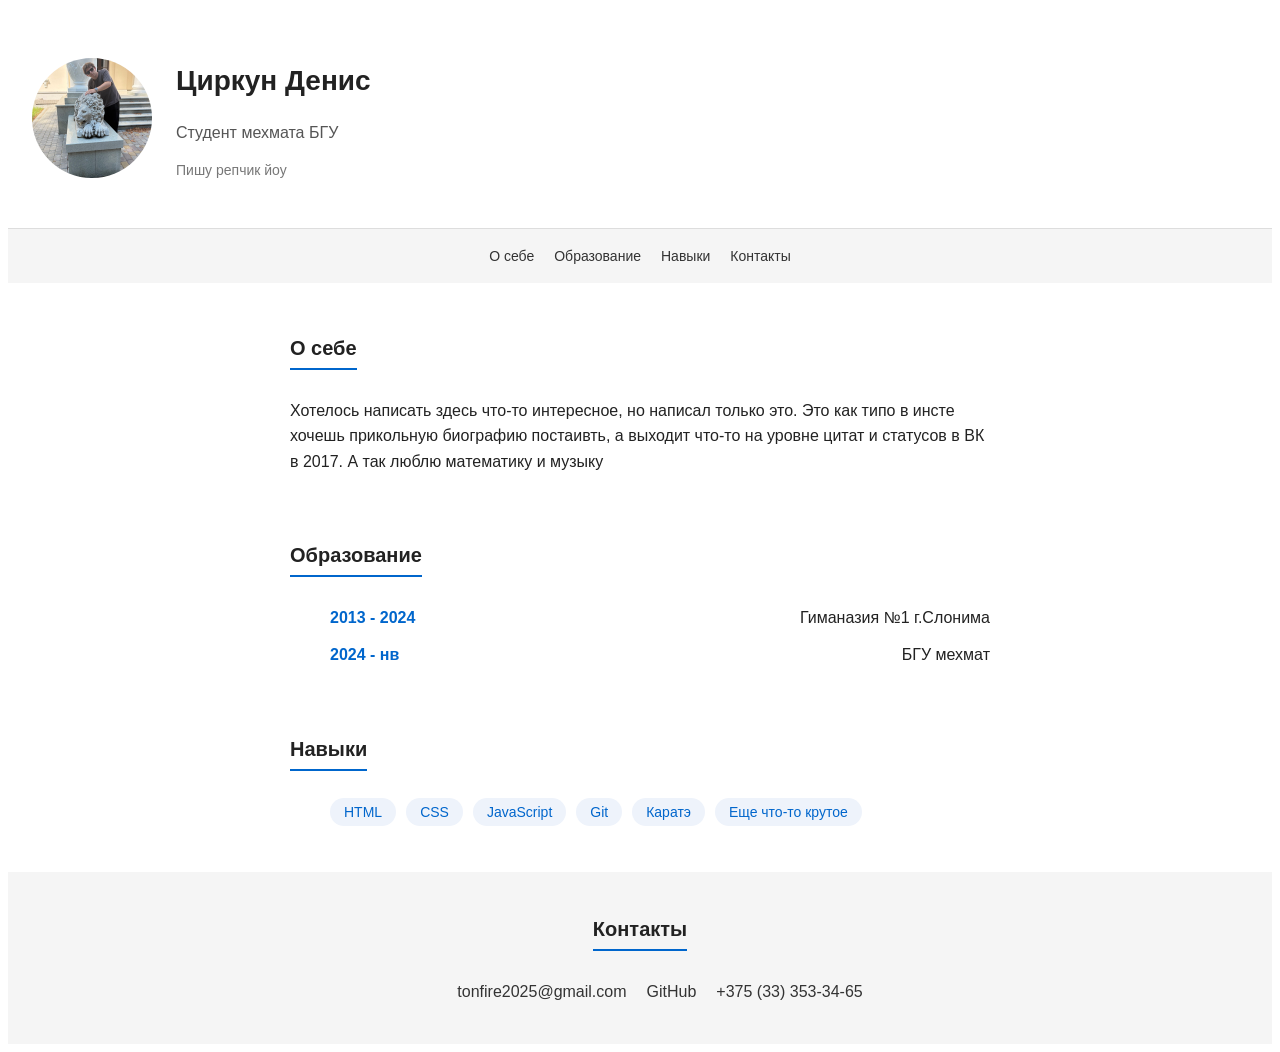
<file: task1/index.html>
﻿<!DOCTYPE html>
<html lang="ru">
<head>
  <meta charset="UTF-8">
  <meta name="viewport" content="width=device-width, initial-scale=1">
  <title>Ден</title>
  <link rel="stylesheet" href="style.css">
</head>
<body>

  <header class="header">
    <img class="header__avatar" src="photo.jpg" alt="Фото">
    <div class="header__text">
      <h1 class="header__name">Циркун Денис</h1>
      <p class="header__role">Студент мехмата БГУ</p>
      <p class="header__slogan">Пишу репчик йоу</p>
    </div>
  </header>

  <nav class="nav">
    <a class="nav__link" href="#about">О себе</a>
    <a class="nav__link" href="#education">Образование</a>
    <a class="nav__link" href="#skills">Навыки</a>
    <a class="nav__link" href="#contacts">Контакты</a>
  </nav>

  <main class="main">

    <article id="about" class="section">
      <h2 class="section__title">О себе</h2>
      <p>
        Хотелось написать здесь что-то интересное, но написал только это. Это как типо в инсте хочешь прикольную биографию постаивть, а выходит что-то на уровне цитат и статусов в ВК в 2017. А так люблю математику и музыку
      </p>
    </article>

    <section id="education" class="section">
      <h2 class="section__title">Образование</h2>
      <ul class="education-list">
        <li class="education-item">
          <span class="education-item__years">2013 - 2024</span>
          <span class="education-item__place">Гиманазия №1 г.Слонима</span>
        </li>
        <li class="education-item">
          <span class="education-item__years">2024 - нв</span>
          <span class="education-item__place">БГУ мехмат</span>
        </li>
      </ul>
    </section>

    <section id="skills" class="section">
      <h2 class="section__title">Навыки</h2>
      <ul class="skills-list">
        <li><span class="skill">HTML</span></li>
        <li><span class="skill">CSS</span></li>
        <li><span class="skill">JavaScript</span></li>
        <li><span class="skill">Git</span></li>
        <li><span class="skill">Каратэ</span></li>
        <li><span class="skill">Еще что-то крутое</span></li>
      </ul>
    </section>

  </main>

  <footer id="contacts" class="footer">
    <h2 class="section__title">Контакты</h2>
    <ul class="contacts-list">
      <li><a class="contact-link" href="mailto:tonfire2025@gmail.com">tonfire2025@gmail.com</a></li>
      <li><a class="contact-link" href="https://github.com/DenTonFire2025" target="_blank" rel="noopener noreferrer">GitHub</a></li>
      <li><a class="contact-link" href="tel:+375333533465">+375 (33) 353-34-65</a></li>
    </ul>
  </footer>

</body>
</html>
</file>
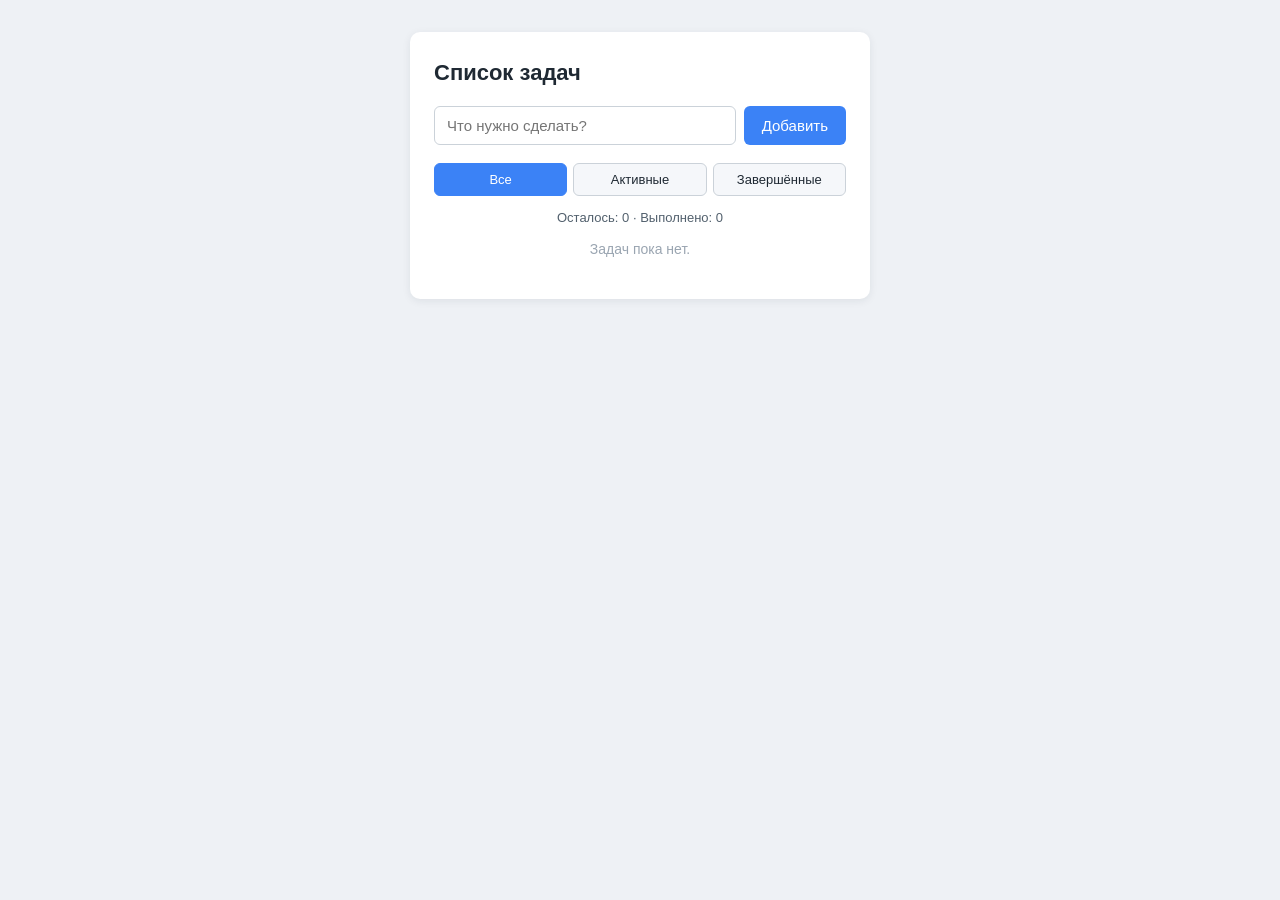
<file: task3/index.html>
<!doctype html>
<html lang="ru">
  <head>
    <meta charset="UTF-8" />
    <meta name="viewport" content="width=device-width, initial-scale=1.0" />
    <title>Todo-list — Лабораторная работа №3</title>
    <link rel="stylesheet" href="style.css" />
  </head>
  <body>
    <main class="app">
      <h1>Список задач</h1>

      <!-- поле ввода + кнопка добавления -->
      <form id="add-form" class="add-form">
        <input
          type="text"
          id="task-input"
          placeholder="Что нужно сделать?"
          autocomplete="off"
        />
        <button type="submit" id="add-btn">Добавить</button>
      </form>

      <!-- предупреждение при пустом поле -->
      <p id="warning" class="warning hidden">
        Введите текст задачи, поле не может быть пустым.
      </p>

      <!-- фильтр -->
      <div class="filters" id="filters">
        <button class="filter-btn active" data-filter="all" type="button">
          Все
        </button>
        <button class="filter-btn" data-filter="active" type="button">
          Активные
        </button>
        <button class="filter-btn" data-filter="completed" type="button">
          Завершённые
        </button>
      </div>

      <!-- счётчик -->
      <p class="counters">
        Осталось: <span id="active-count">0</span> · Выполнено:
        <span id="completed-count">0</span>
      </p>

      <!-- список задач. Содержимое ul полностью генерируется в script.js -->
      <ul id="task-list" class="task-list"></ul>

      <p id="empty-message" class="empty-message hidden">Задач пока нет.</p>
    </main>

    <script src="script.js" defer></script>
  </body>
</html>
</file>
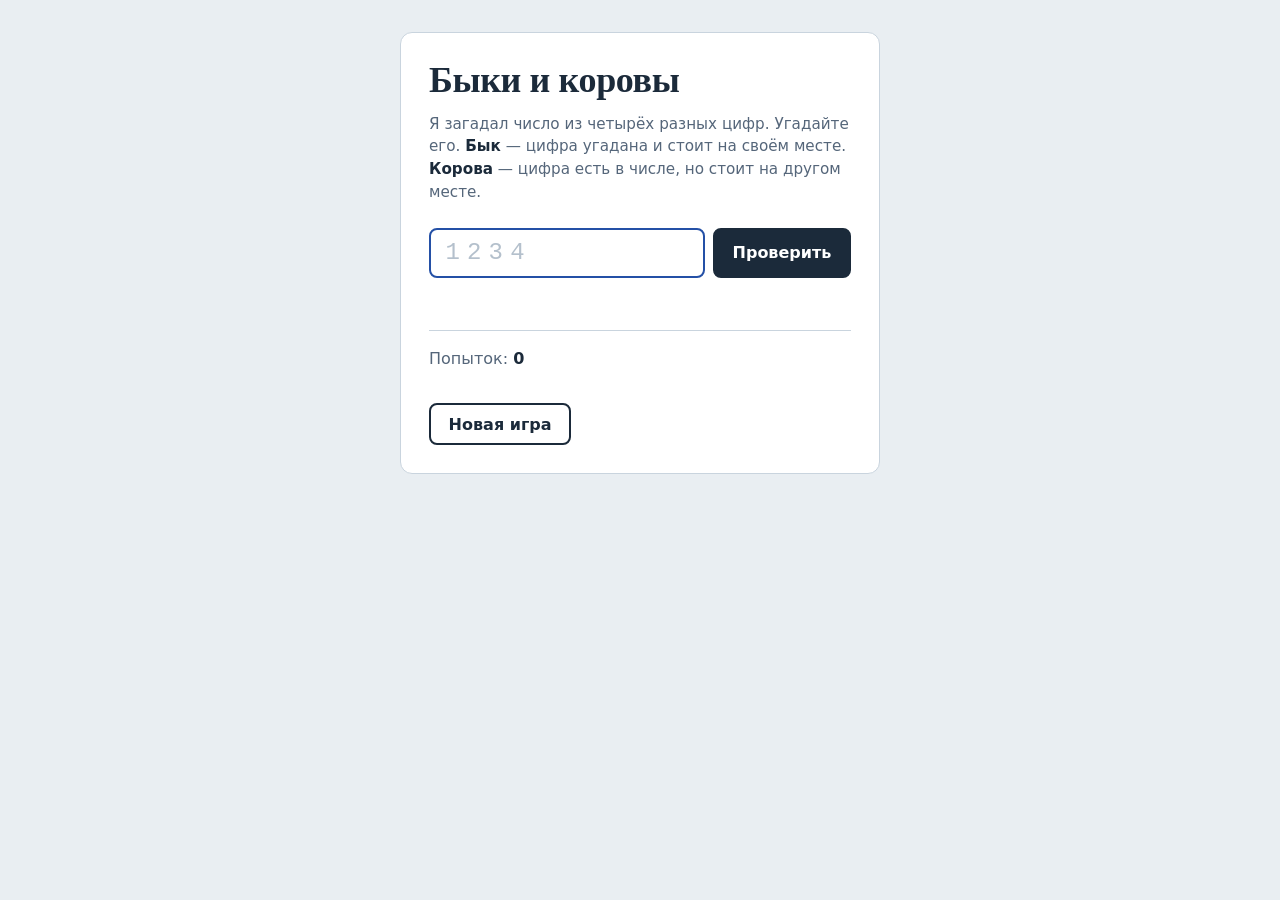
<file: task4/index.html>
<!doctype html>
<html lang="ru">
  <head>
    <meta charset="UTF-8" />
    <meta name="viewport" content="width=device-width, initial-scale=1.0" />
    <title>Быки и коровы</title>
    <link rel="stylesheet" href="style.css" />
    <script src="script.js" defer></script>
  </head>
  <body>
    <main class="game">
      <h1>Быки и коровы</h1>

      <p class="rules">
        Я загадал число из четырёх разных цифр. Угадайте его.
        <strong>Бык</strong> — цифра угадана и стоит на своём месте.
        <strong>Корова</strong> — цифра есть в числе, но стоит на другом месте.
      </p>

      <form id="guess-form" class="guess-form" novalidate>
        <label class="visually-hidden" for="guess-input"
          >Ваше предположение</label
        >
        <input
          id="guess-input"
          class="guess-input"
          type="text"
          inputmode="numeric"
          autocomplete="off"
          placeholder="1234"
        />
        <button id="check-btn" class="btn btn--primary" type="submit">
          Проверить
        </button>
      </form>

      <p id="message" class="message" role="status" aria-live="polite"></p>

      <p class="attempts">Попыток: <span id="attempts-count">0</span></p>

      <ul id="history" class="history"></ul>

      <button id="new-game-btn" class="btn btn--secondary" type="button">
        Новая игра
      </button>
    </main>
  </body>
</html>
</file>
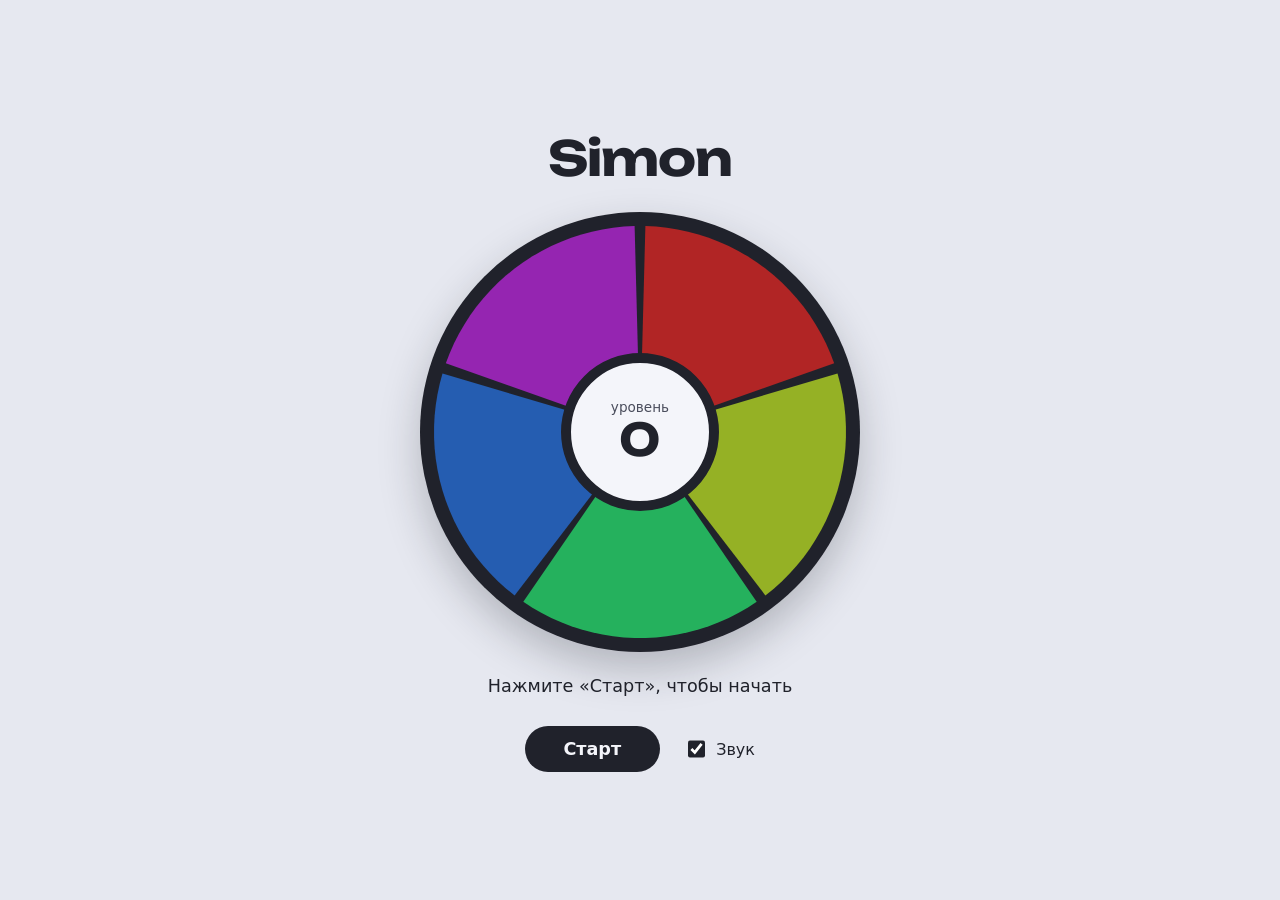
<file: task5/index.html>
<!DOCTYPE html>
<html lang="ru">
<head>
  <meta charset="UTF-8">
  <meta name="viewport" content="width=device-width, initial-scale=1">
  <title>Simon — лабораторная работа №5</title>
  <link rel="preconnect" href="https://fonts.googleapis.com">
  <link rel="preconnect" href="https://fonts.gstatic.com" crossorigin>
  <link href="https://fonts.googleapis.com/css2?family=Unbounded:wght@500;700&display=swap" rel="stylesheet">
  <link rel="stylesheet" href="style.css">
</head>
<body>
  <main class="game">
    <h1 class="title">Simon</h1>

    <!-- Четыре сектора образуют единую фигуру (круг) на CSS Grid 2×2 -->
    <div class="board is-locked" id="board" role="group" aria-label="Игровое поле">
      <button type="button" class="pad pad-0" data-pad="0" aria-label="Красный сектор"></button>
      <button type="button" class="pad pad-1" data-pad="1" aria-label="Жёлтый сектор"></button>
      <button type="button" class="pad pad-2" data-pad="2" aria-label="Бирюзовый сектор"></button>
      <button type="button" class="pad pad-3" data-pad="3" aria-label="Синий сектор"></button>
      <button type="button" class="pad pad-4" data-pad="4" aria-label="Зеленый сектор"></button>

      <div class="hub" id="hub">
        <span class="hub-label">уровень</span>
        <output class="hub-level" id="level">0</output>
      </div>
    </div>

    <p class="status" id="status" role="status" aria-live="polite">Нажмите «Старт», чтобы начать</p>

    <div class="controls">
      <button type="button" class="start-btn" id="start">Старт</button>
      <label class="sound">
        <input type="checkbox" id="sound" checked>
        Звук
      </label>
    </div>
  </main>

  <script src="script.js"></script>
</body>
</html>
</file>
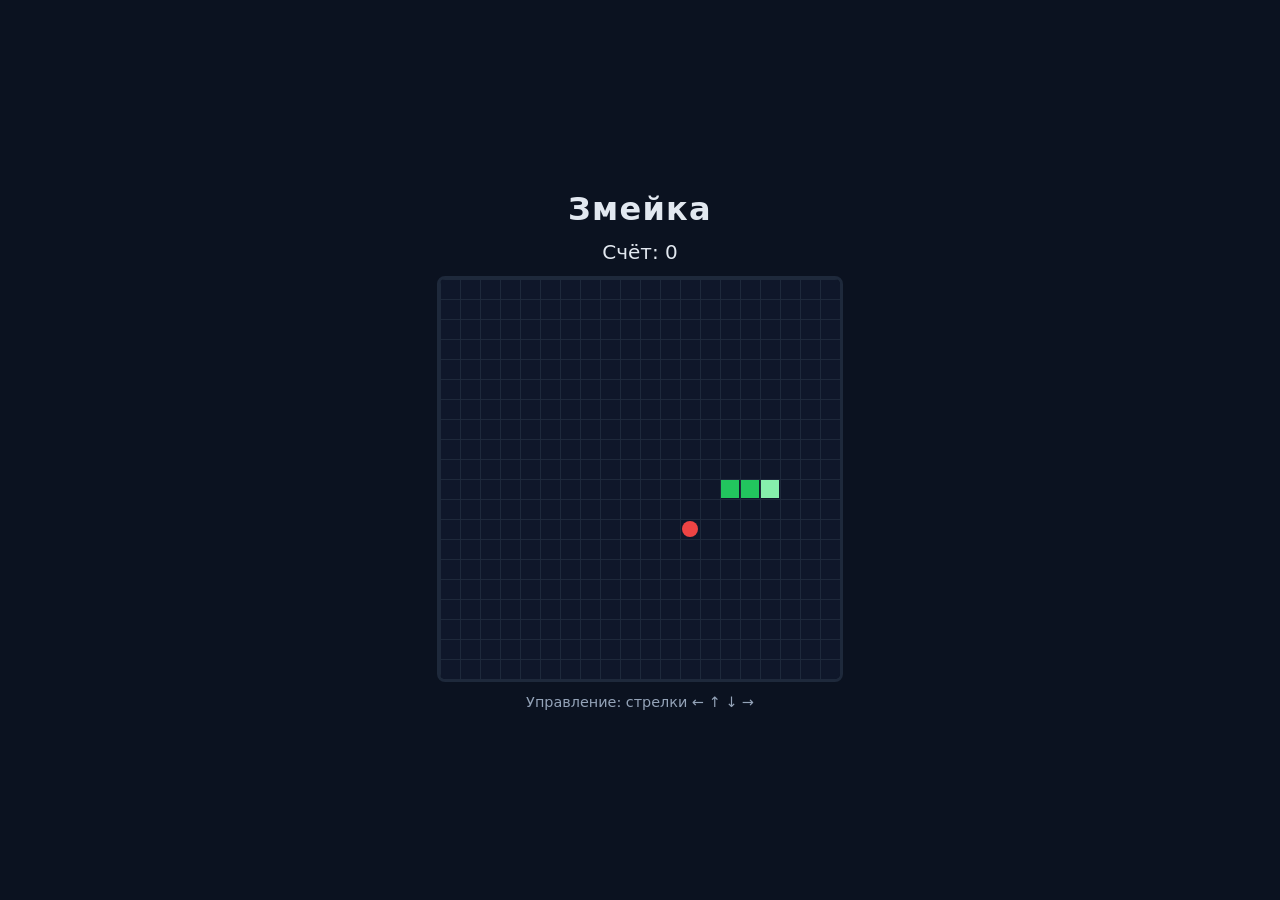
<file: task6/index.html>
<!doctype html>
<html lang="ru">
  <head>
    <meta charset="UTF-8" />
    <meta name="viewport" content="width=device-width, initial-scale=1.0" />
    <title>Змейка — Лабораторная работа №6</title>
    <link rel="stylesheet" href="style.css" />
    <script src="script.js" defer></script>
  </head>
  <body>
    <main class="game">
      <h1 class="game__title">Змейка</h1>
      <p class="game__score">Счёт: <span id="score">0</span></p>

      <div class="game__field">
        <canvas
          id="game-canvas"
          class="game__canvas"
          aria-label="Игровое поле"
        ></canvas>

        <div id="game-over" class="game__overlay" hidden>
          <h2 class="game__overlay-title">Игра окончена</h2>
          <p class="game__overlay-text">
            Ваш счёт: <span id="final-score">0</span>
          </p>
          <button id="restart-btn" class="game__button" type="button">
            Начать заново
          </button>
        </div>
      </div>

      <p class="game__hint">Управление: стрелки ← ↑ ↓ →</p>
    </main>
  </body>
</html>
</file>
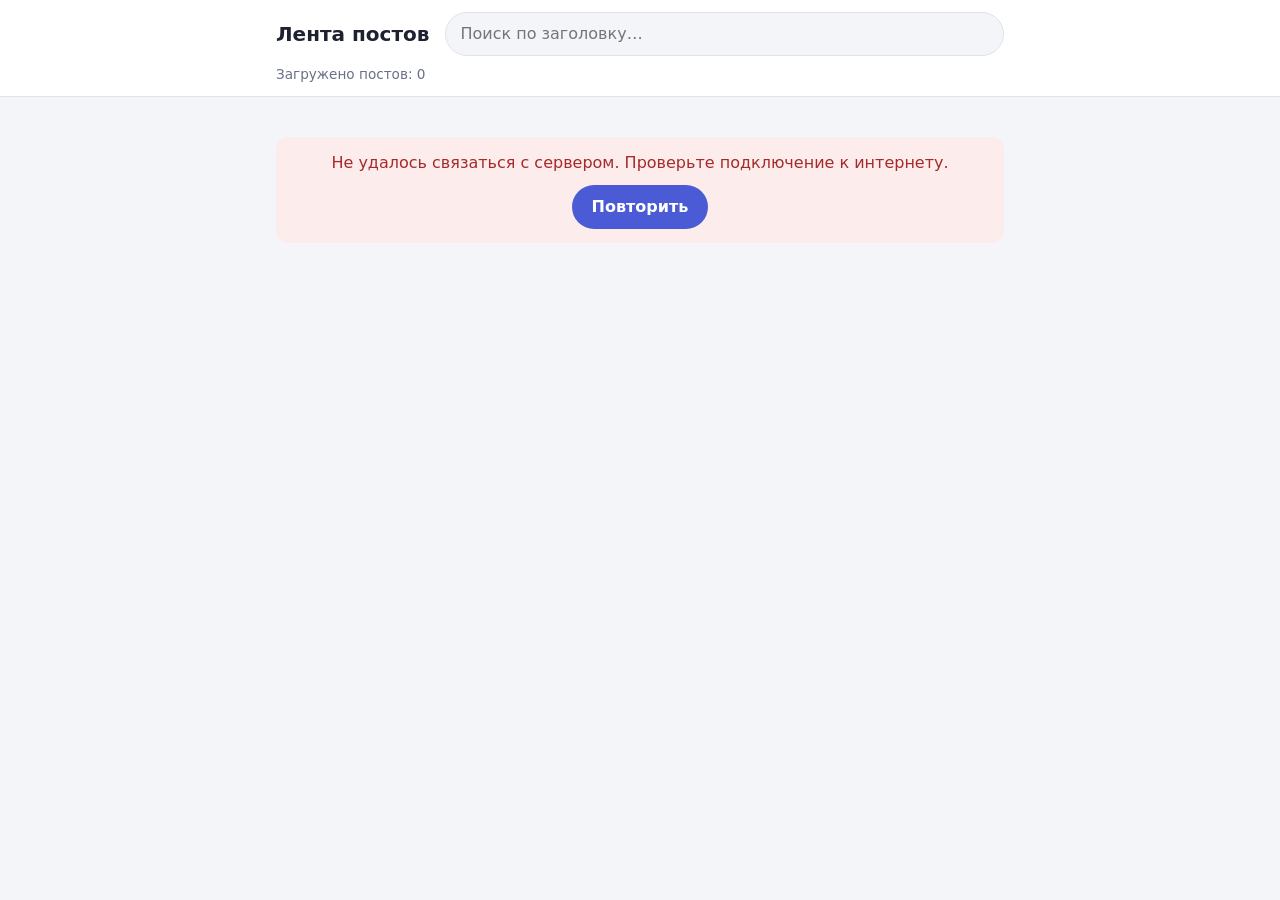
<file: task7/index.html>
<!doctype html>
<html lang="ru">
  <head>
    <meta charset="utf-8" />
    <meta name="viewport" content="width=device-width, initial-scale=1" />
    <title>Лента постов</title>
    <link rel="stylesheet" href="style.css" />
    <script src="script.js" defer></script>
  </head>
  <body>
    <header class="app-header">
      <div class="app-header__inner">
        <h1 class="app-header__title">Лента постов</h1>
        <label class="search">
          <span class="visually-hidden">Поиск по заголовку</span>
          <input
            id="search"
            class="search__input"
            type="search"
            placeholder="Поиск по заголовку…"
            autocomplete="off"
          />
        </label>
        <p id="counter" class="counter" aria-live="polite"></p>
      </div>
    </header>

    <main class="feed">
      <ul id="posts" class="posts"></ul>

      <p id="empty" class="notice" hidden>
        Среди загруженных постов нет заголовков с такой подстрокой.
      </p>

      <div class="status">
        <div id="loader" class="loader" role="status" hidden>
          <span class="spinner" aria-hidden="true"></span>
          <span>Загрузка…</span>
        </div>

        <div id="error" class="error" role="alert" hidden>
          <p id="error-text" class="error__text"></p>
          <button id="retry" class="button" type="button">Повторить</button>
        </div>

        <button
          id="load-more"
          class="button button--secondary"
          type="button"
          hidden
        >
          Загрузить ещё посты
        </button>

        <p id="end" class="notice" hidden>Больше постов нет</p>
      </div>
    </main>
  </body>
</html>
</file>
<file: task1/style.css>
@"
* {
  box-sizing: border-box;
  margin: 0;
  padding: 0;
}

body {
  font-family: Arial, sans-serif;
  color: #222;
  background-color: #fff;
  line-height: 1.6;
}

.header {
  display: flex;
  align-items: center;
  gap: 24px;
  padding: 32px 24px;
  border-bottom: 1px solid #ddd;
}

.header__avatar {
  width: 120px;
  height: 120px;
  border-radius: 50%;
  object-fit: cover;
}

.header__name {
  font-size: 28px;
  margin-bottom: 6px;
}

.header__role {
  font-size: 16px;
  color: #555;
  margin-bottom: 6px;
}

.header__slogan {
  font-size: 14px;
  color: #777;
}

.nav {
  display: flex;
  justify-content: center;
  flex-wrap: wrap;
  gap: 20px;
  padding: 16px;
  background-color: #f5f5f5;
}

.nav__link {
  color: #333;
  text-decoration: none;
  font-size: 14px;
}

.nav__link:hover {
  color: #0066cc;
  text-decoration: underline;
}

.main {
  display: flex;
  flex-direction: column;
  gap: 32px;
  max-width: 700px;
  margin: 32px auto;
  padding: 0 20px;
}

.section__title {
  font-size: 20px;
  margin-bottom: 12px;
  border-bottom: 2px solid #0066cc;
  display: inline-block;
  padding-bottom: 4px;
}

.education-list {
  display: flex;
  flex-direction: column;
  gap: 12px;
  list-style: none;
}

.education-item {
  display: flex;
  justify-content: space-between;
  flex-wrap: wrap;
  gap: 12px;
}

.education-item__years {
  font-weight: bold;
  color: #0066cc;
  white-space: nowrap;
}

.skills-list {
  display: flex;
  flex-wrap: wrap;
  gap: 10px;
  list-style: none;
}

.skill {
  padding: 6px 14px;
  background-color: #eef3fb;
  color: #0066cc;
  border-radius: 999px;
  font-size: 14px;
}

.footer {
  padding: 24px;
  text-align: center;
  background-color: #f5f5f5;
}

.contacts-list {
  display: flex;
  justify-content: center;
  flex-wrap: wrap;
  gap: 20px;
  list-style: none;
}

.contact-link {
  color: #333;
  text-decoration: none;
}

.contact-link:hover {
  color: #0066cc;
  text-decoration: underline;
}
"@ | Set-Content -Encoding UTF8 task1\style.css
</file>
<file: task3/style.css>
* {
  box-sizing: border-box;
}

body {
  margin: 0;
  padding: 32px 16px;
  background: #eef1f5;
  color: #1f2933;
  font-family: "Segoe UI", Roboto, Arial, sans-serif;
  display: flex;
  justify-content: center;
}

.app {
  width: 100%;
  max-width: 460px;
  background: #ffffff;
  border-radius: 10px;
  padding: 28px 24px;
  box-shadow: 0 2px 8px rgba(31, 41, 51, 0.08);
}

h1 {
  margin: 0 0 20px;
  font-size: 22px;
  font-weight: 600;
}

/* Форма добавления задачи */
.add-form {
  display: flex;
  gap: 8px;
}

#task-input {
  flex: 1;
  padding: 10px 12px;
  border: 1px solid #cbd2d9;
  border-radius: 6px;
  font-size: 15px;
}

#task-input:focus {
  outline: none;
  border-color: #3b82f6;
}

#add-btn {
  padding: 10px 18px;
  border: none;
  border-radius: 6px;
  background: #3b82f6;
  color: #fff;
  font-size: 15px;
  cursor: pointer;
}

#add-btn:hover {
  background: #2f6fd6;
}

/* Предупреждение о пустом поле */
.warning {
  margin: 8px 0 0;
  color: #d64545;
  font-size: 13px;
}

.hidden {
  display: none;
}

/* Фильтр */
.filters {
  display: flex;
  gap: 6px;
  margin-top: 18px;
}

.filter-btn {
  flex: 1;
  padding: 8px 6px;
  border: 1px solid #cbd2d9;
  background: #f5f7fa;
  border-radius: 6px;
  font-size: 13px;
  cursor: pointer;
  color: #1f2933;
}

.filter-btn.active {
  background: #3b82f6;
  border-color: #3b82f6;
  color: #fff;
}

/* Счётчик */
.counters {
  margin: 14px 0 6px;
  font-size: 13px;
  color: #52606d;
  text-align: center;
}

/* Список задач */
.task-list {
  list-style: none;
  margin: 10px 0 0;
  padding: 0;
}

.task-item {
  display: flex;
  align-items: center;
  gap: 10px;
  padding: 10px 4px;
  border-bottom: 1px solid #e4e7eb;
}

.task-item:last-child {
  border-bottom: none;
}

.task-checkbox {
  width: 18px;
  height: 18px;
  flex-shrink: 0;
  cursor: pointer;
}

.task-text {
  flex: 1;
  word-break: break-word;
  font-size: 15px;
}

/* Обязательный класс по условию задания */
.completed {
  text-decoration: line-through;
  opacity: 0.6;
}

.delete-btn {
  border: none;
  background: #fbeaea;
  color: #c02f2f;
  padding: 6px 10px;
  border-radius: 6px;
  font-size: 13px;
  cursor: pointer;
  flex-shrink: 0;
}

.delete-btn:hover {
  background: #f6d3d3;
}

.empty-message {
  text-align: center;
  color: #9aa5b1;
  font-size: 14px;
  margin-top: 16px;
}
</file>
<file: task4/style.css>
:root {
  --paper: #e9eef2;
  --card: #ffffff;
  --ink: #1b2a3a;
  --ink-soft: #55667a;
  --line: #c9d4de;

  --bull: #2450a6;
  --cow: #a8620f;
  --error: #b3261e;
  --win: #1d7a4d;

  --font-body: system-ui, -apple-system, "Segoe UI", Roboto, sans-serif;
  --font-title:
    "Iowan Old Style", "Palatino Linotype", Palatino, Georgia, serif;
  --font-digits:
    ui-monospace, "SF Mono", Consolas, "Liberation Mono", monospace;
}

*,
*::before,
*::after {
  box-sizing: border-box;
}

body {
  margin: 0;
  min-height: 100vh;
  padding: 2rem 1rem;
  background: var(--paper);
  color: var(--ink);
  font-family: var(--font-body);
  font-size: 1rem;
  line-height: 1.5;
}

.game {
  max-width: 30rem;
  margin: 0 auto;
  padding: 1.75rem;
  background: var(--card);
  border: 1px solid var(--line);
  border-radius: 12px;
}

h1 {
  margin: 0 0 0.75rem;
  font-family: var(--font-title);
  font-size: 2.25rem;
  font-weight: 700;
  line-height: 1.1;
  letter-spacing: -0.01em;
}

.rules {
  margin: 0 0 1.5rem;
  color: var(--ink-soft);
  font-size: 0.95rem;
}

.rules strong {
  color: var(--ink);
}

.guess-form {
  display: flex;
  gap: 0.5rem;
}

.guess-input {
  flex: 1;
  min-width: 0;
  padding: 0.6rem 0.9rem;
  border: 2px solid var(--line);
  border-radius: 8px;
  background: #fff;
  color: var(--ink);
  font-family: var(--font-digits);
  font-size: 1.5rem;
  letter-spacing: 0.3em;
}

.guess-input::placeholder {
  color: #b4c0cc;
}

.guess-input:focus-visible {
  outline: none;
  border-color: var(--bull);
}

.guess-input:disabled {
  background: #f1f4f7;
  color: var(--ink-soft);
}

.btn {
  padding: 0.6rem 1.1rem;
  border: 2px solid var(--ink);
  border-radius: 8px;
  font-family: inherit;
  font-size: 1rem;
  font-weight: 600;
  cursor: pointer;
}

.btn:focus-visible {
  outline: 3px solid var(--bull);
  outline-offset: 2px;
}

.btn--primary {
  background: var(--ink);
  color: #fff;
}

.btn--primary:hover:not(:disabled) {
  background: #0f1b28;
}

.btn--secondary {
  background: transparent;
  color: var(--ink);
}

.btn--secondary:hover {
  background: var(--ink);
  color: #fff;
}

.btn:disabled {
  border-color: var(--line);
  background: #f1f4f7;
  color: #93a1b0;
  cursor: not-allowed;
}

.message {
  min-height: 1.5rem;
  margin: 0.75rem 0 0;
  font-weight: 600;
}

.message--error {
  color: var(--error);
}

.message--win {
  padding: 0.6rem 0.9rem;
  border-left: 4px solid var(--win);
  background: #e7f4ed;
  color: var(--win);
  font-size: 1.15rem;
}

.attempts {
  margin: 1rem 0 0.5rem;
  padding-top: 1rem;
  border-top: 1px solid var(--line);
  color: var(--ink-soft);
}

.attempts span {
  color: var(--ink);
  font-weight: 700;
}

.history {
  max-height: 18rem;
  margin: 0 0 1.5rem;
  padding: 0;
  overflow-y: auto;
  list-style: none;
}

.history__item {
  display: flex;
  align-items: baseline;
  gap: 0.75rem;
  padding: 0.45rem 0;
  border-bottom: 1px solid #e3e9ee;
}

.history__number {
  min-width: 1.75rem;
  color: var(--ink-soft);
  font-family: var(--font-digits);
  font-size: 0.85rem;
  text-align: right;
}

.history__line {
  font-family: var(--font-digits);
  font-size: 1.05rem;
}

@media (max-width: 30rem) {
  .game {
    padding: 1.25rem;
  }

  h1 {
    font-size: 1.85rem;
  }

  .guess-form {
    flex-direction: column;
  }
}

.visually-hidden {
  position: absolute;
  width: 1px;
  height: 1px;
  margin: -1px;
  padding: 0;
  overflow: hidden;
  clip: rect(0, 0, 0, 0);
  white-space: nowrap;
  border: 0;
}
</file>
<file: task5/style.css>
:root {
  --paper: #e6e8f0;
  --paper-light: #f4f5fa;
  --ink: #20222b;
  --ink-soft: #4a4d5c;

  --red-off: #c23d36;
  --red-on: #ff8174;
  --yellow-off: #c99600;
  --yellow-on: #ffe066;
  --teal-off: #14877a;
  --teal-on: #5ff2dc;
  --blue-off: #4348c4;
  --blue-on: #9aa0ff;

  --error-bg: #ffd9d4;
  --error-ink: #8f1d12;
}

*,
*::before,
*::after {
  box-sizing: border-box;
}

body {
  margin: 0;
  min-height: 100vh;
  min-height: 100svh;
  background: var(--paper);
  color: var(--ink);
  font-family:
    system-ui,
    -apple-system,
    "Segoe UI",
    Roboto,
    sans-serif;
}

.game {
  min-height: inherit;
  display: flex;
  flex-direction: column;
  align-items: center;
  justify-content: center;
  gap: 1.5rem;
  padding: 1.5rem 1rem;
}

.title {
  margin: 0;
  font-family: "Unbounded", system-ui, sans-serif;
  font-weight: 700;
  font-size: clamp(2rem, 6vw, 3rem);
  letter-spacing: -0.02em;
}

.board {
  position: relative;
  width: min(88vw, 440px);
  aspect-ratio: 1;
  background: var(--ink);
  border-radius: 50%;
  box-shadow: 0 18px 40px rgba(32, 34, 43, 0.25);
}

/* Все кнопки лежат друг на друге на весь круг.
   Форму клина каждой кнопке задаёт скрипт через clip-path. */
.pad {
  position: absolute;
  inset: 14px;
  padding: 0;
  border: 0;
  background: var(--off);
  cursor: pointer;
  transition: background-color 0.08s, filter 0.12s;
}

.pad:focus-visible {
  outline: none;
  filter: brightness(1.3);
}

.board:not(.is-locked) .pad:hover {
  filter: brightness(1.12);
}

.board.is-locked .pad {
  cursor: not-allowed;
}

/* Подсветка сектора (добавляется скриптом на время показа/нажатия) */
.pad.active {
  background: var(--on);
  filter: none;
}

.hub {
  position: absolute;
  inset: 0;
  margin: auto;
  width: 36%;
  aspect-ratio: 1;
  display: grid;
  place-content: center;
  text-align: center;
  background: var(--paper-light);
  border: 10px solid var(--ink);
  border-radius: 50%;
  pointer-events: none;
}

.hub-label {
  font-size: 0.85rem;
  color: var(--ink-soft);
}

.hub-level {
  font-family: "Unbounded", system-ui, sans-serif;
  font-weight: 700;
  font-size: clamp(1.8rem, 8vw, 2.8rem);
  line-height: 1.1;
}

.hub.is-over {
  background: var(--error-bg);
  color: var(--error-ink);
}

.hub.is-over .hub-label {
  color: var(--error-ink);
}

.status {
  margin: 0;
  min-height: 1.5em;
  max-width: 28rem;
  text-align: center;
  font-size: 1.1rem;
}

.status.is-over {
  color: var(--error-ink);
  font-weight: 600;
}

.controls {
  display: flex;
  align-items: center;
  gap: 1.5rem;
}

.start-btn {
  padding: 0.8rem 2.4rem;
  border: 0;
  border-radius: 999px;
  background: var(--ink);
  color: var(--paper-light);
  font: inherit;
  font-size: 1.1rem;
  font-weight: 600;
  cursor: pointer;
  transition: background-color 0.15s;
}

.start-btn:hover {
  background: #383b4a;
}

.start-btn:focus-visible,
.sound input:focus-visible {
  outline: 3px solid var(--blue-off);
  outline-offset: 3px;
}

.sound {
  display: flex;
  align-items: center;
  gap: 0.5rem;
  cursor: pointer;
  user-select: none;
}

.sound input {
  width: 1.1rem;
  height: 1.1rem;
  accent-color: var(--ink);
}

@media (prefers-reduced-motion: reduce) {
  .pad,
  .start-btn {
    transition: none;
  }
}
</file>
<file: task6/style.css>
:root {
  --bg: #0b1220;
  --border: #1e293b;
  --text: #e2e8f0;
  --muted: #94a3b8;
  --accent: #22c55e;
  --accent-hover: #4ade80;
  --overlay: rgba(11, 18, 32, 0.88);
}

* {
  box-sizing: border-box;
}

body {
  margin: 0;
  min-height: 100vh;
  display: flex;
  align-items: center;
  justify-content: center;
  background: var(--bg);
  color: var(--text);
  font-family:
    system-ui,
    -apple-system,
    "Segoe UI",
    Roboto,
    sans-serif;
}

.game {
  display: flex;
  flex-direction: column;
  align-items: center;
  gap: 12px;
  padding: 16px;
  max-width: 100%;
}

.game__title {
  margin: 0;
  font-size: 2rem;
  letter-spacing: 0.04em;
}

.game__score {
  margin: 0;
  font-size: 1.25rem;
}

.game__hint {
  margin: 0;
  color: var(--muted);
  font-size: 0.9rem;
}

/* Поле: рамка + контейнер для наложения экрана «Игра окончена» */
.game__field {
  position: relative;
  max-width: 100%;
  border: 3px solid var(--border);
  border-radius: 8px;
  overflow: hidden;
}

.game__canvas {
  display: block;
  max-width: 100%;
  height: auto;
}

.game__overlay {
  position: absolute;
  inset: 0;
  display: flex;
  flex-direction: column;
  align-items: center;
  justify-content: center;
  gap: 12px;
  background: var(--overlay);
  text-align: center;
}

/* Без этого display:flex перебивает атрибут hidden */
.game__overlay[hidden] {
  display: none;
}

.game__overlay-title {
  margin: 0;
  font-size: 2rem;
}

.game__overlay-text {
  margin: 0;
  font-size: 1.25rem;
}

.game__button {
  padding: 10px 24px;
  border: none;
  border-radius: 6px;
  background: var(--accent);
  color: #052e16;
  font: inherit;
  font-weight: 600;
  cursor: pointer;
  transition: background 0.15s;
}

.game__button:hover,
.game__button:focus-visible {
  background: var(--accent-hover);
}
</file>
<file: task7/style.css>
* {
  box-sizing: border-box;
}

:root {
  --bg: #f4f5f9;
  --surface: #ffffff;
  --text: #1d2130;
  --muted: #6a7088;
  --accent: #4b5bd6;
  --accent-hover: #3a48b8;
  --border: #dfe2ee;
  --danger-bg: #fdecec;
  --danger-text: #a52a2a;
  --radius: 12px;
}

[hidden] {
  display: none !important;
}

body {
  margin: 0;
  background: var(--bg);
  color: var(--text);
  font-family:
    system-ui,
    -apple-system,
    "Segoe UI",
    Roboto,
    Arial,
    sans-serif;
  line-height: 1.5;
}

.visually-hidden {
  position: absolute;
  width: 1px;
  height: 1px;
  margin: -1px;
  padding: 0;
  overflow: hidden;
  clip: rect(0 0 0 0);
  white-space: nowrap;
  border: 0;
}

.app-header {
  position: sticky;
  top: 0;
  z-index: 10;
  background: var(--surface);
  border-bottom: 1px solid var(--border);
}

.app-header__inner {
  display: flex;
  flex-wrap: wrap;
  align-items: center;
  gap: 8px 16px;
  max-width: 760px;
  margin: 0 auto;
  padding: 12px 16px;
}

.app-header__title {
  margin: 0;
  font-size: 1.25rem;
}

.search {
  flex: 1 1 240px;
}

.search__input {
  width: 100%;
  min-height: 44px;
  padding: 8px 14px;
  border: 1px solid var(--border);
  border-radius: 999px;
  background: var(--bg);
  color: inherit;
  font: inherit;
}

.search__input:focus-visible {
  outline: 2px solid var(--accent);
  outline-offset: 1px;
  background: var(--surface);
}

.counter {
  flex-basis: 100%;
  margin: 0;
  color: var(--muted);
  font-size: 0.85rem;
}

.feed {
  max-width: 760px;
  margin: 0 auto;
  padding: 16px;
}

.posts {
  display: flex;
  flex-direction: column;
  gap: 16px;
  margin: 0;
  padding: 0;
  list-style: none;
}

.post {
  padding: 18px 20px;
  background: var(--surface);
  border: 1px solid var(--border);
  border-radius: var(--radius);
  box-shadow: 0 1px 2px rgba(29, 33, 48, 0.05);
}

.post__title {
  margin: 0 0 8px;
  font-size: 1.1rem;
  line-height: 1.3;
}

.post__body {
  margin: 0 0 12px;
  white-space: pre-line;
}

.post__meta {
  display: flex;
  flex-wrap: wrap;
  gap: 4px 16px;
  color: var(--muted);
  font-size: 0.85rem;
}

.status {
  display: flex;
  flex-direction: column;
  align-items: center;
  gap: 12px;
  padding: 24px 0 40px;
}

.notice {
  margin: 0;
  color: var(--muted);
  text-align: center;
}

.loader {
  display: flex;
  align-items: center;
  gap: 10px;
  color: var(--muted);
}

.spinner {
  width: 22px;
  height: 22px;
  border: 3px solid var(--border);
  border-top-color: var(--accent);
  border-radius: 50%;
  animation: spin 0.8s linear infinite;
}

@keyframes spin {
  to {
    transform: rotate(360deg);
  }
}

@media (prefers-reduced-motion: reduce) {
  .spinner {
    animation-duration: 2.4s;
  }
}

.error {
  display: flex;
  flex-direction: column;
  align-items: center;
  gap: 10px;
  width: 100%;
  padding: 14px 16px;
  background: var(--danger-bg);
  color: var(--danger-text);
  border-radius: var(--radius);
  text-align: center;
}

.error__text {
  margin: 0;
}

.button {
  min-width: 44px;
  min-height: 44px;
  padding: 8px 20px;
  border: 0;
  border-radius: 999px;
  background: var(--accent);
  color: #fff;
  font: inherit;
  font-weight: 600;
  cursor: pointer;
  transition: background-color 0.2s;
}

.button:hover {
  background: var(--accent-hover);
}

.button:focus-visible {
  outline: 2px solid var(--accent);
  outline-offset: 2px;
}

.button--secondary {
  background: var(--surface);
  color: var(--accent);
  border: 1px solid var(--accent);
}

.button--secondary:hover {
  background: var(--accent);
  color: #fff;
}
</file>
